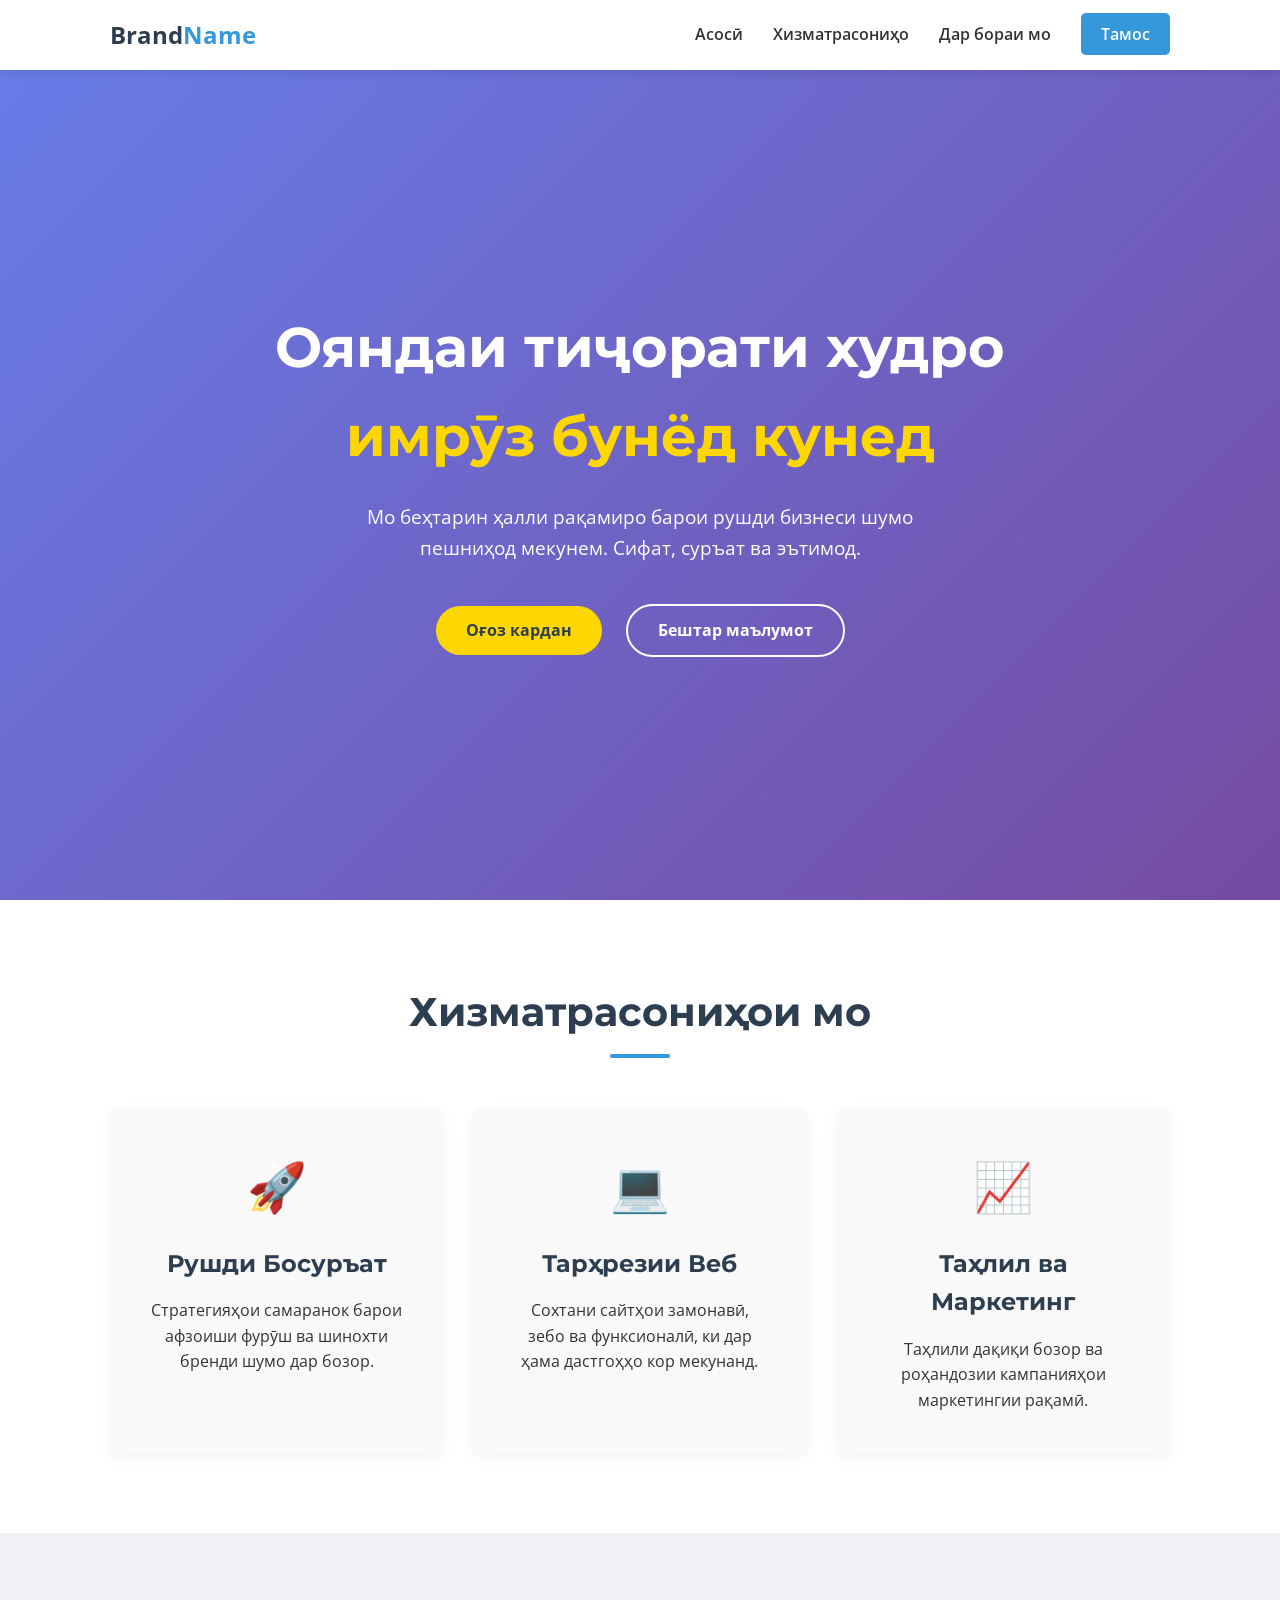
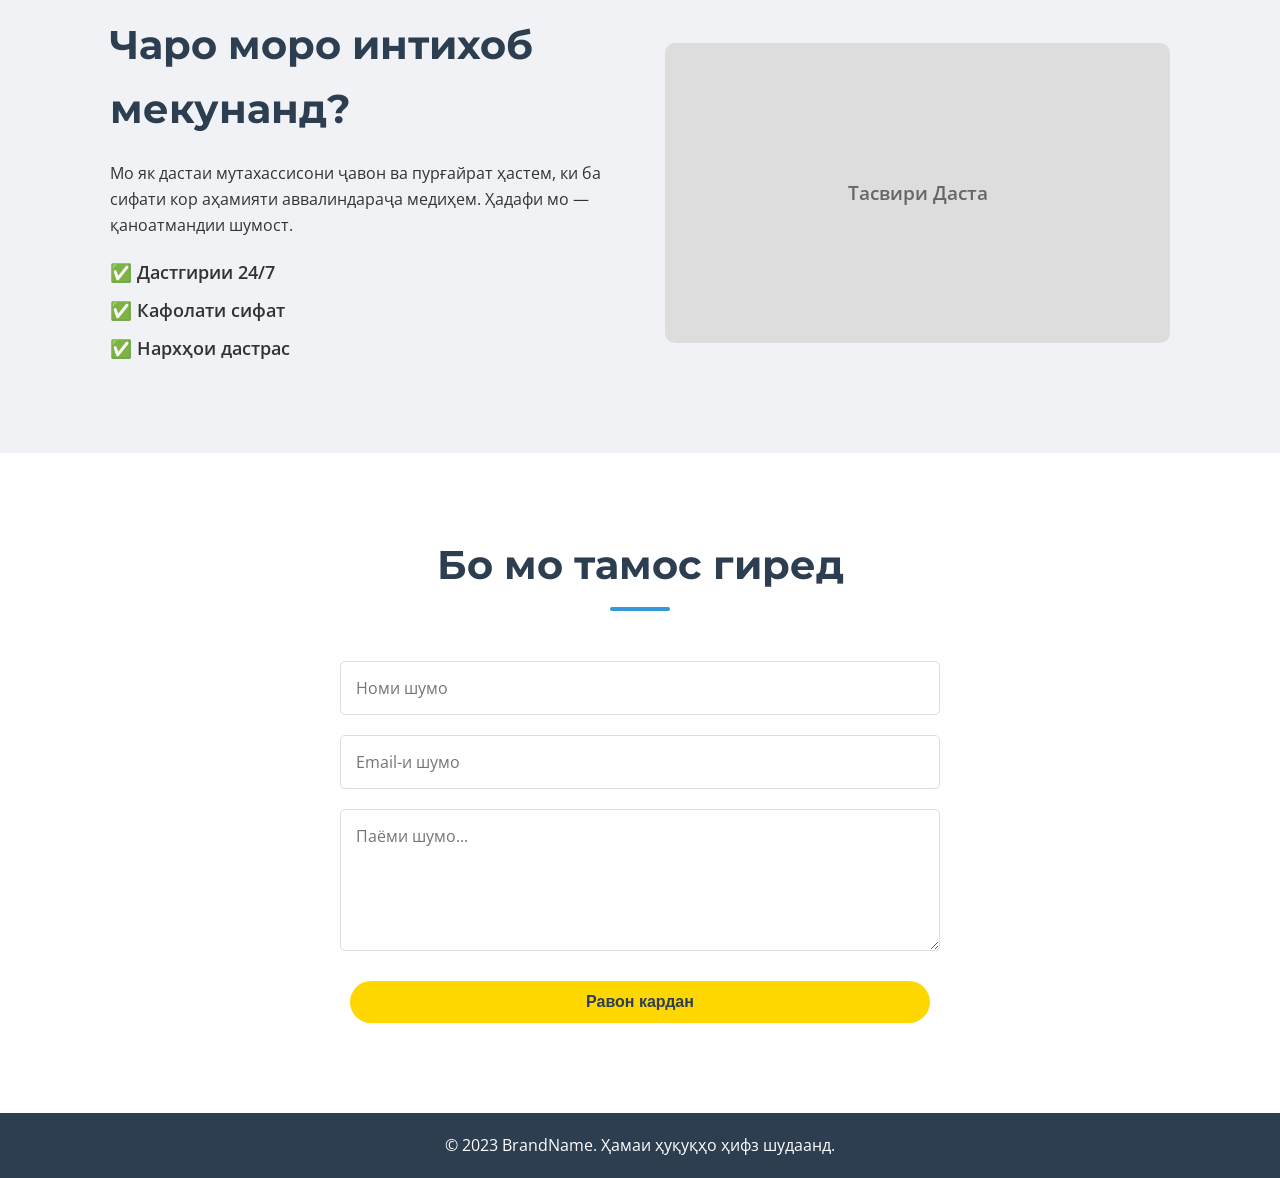
<file: index.html>
<!DOCTYPE html>
<html lang="tj">
<head>
    <meta charset="UTF-8">
    <meta name="viewport" content="width=device-width, initial-scale=1.0">
    <title>Вебсайти Профессионалӣ</title>
    <link rel="stylesheet" href="style.css">
    <!-- Пайваст кардани шрифтҳои Google -->
    <link href="https://fonts.googleapis.com/css2?family=Montserrat:wght@400;600;700&family=Open+Sans:wght@400;600&display=swap" rel="stylesheet">
</head>
<body>

    <!-- Навигатсия -->
    <nav class="navbar">
        <div class="container">
            <a href="#" class="logo">Brand<span>Name</span></a>
            <ul class="nav-links">
                <li><a href="#home">Асосӣ</a></li>
                <li><a href="#services">Хизматрасониҳо</a></li>
                <li><a href="#about">Дар бораи мо</a></li>
                <li><a href="#contact" class="btn-contact">Тамос</a></li>
            </ul>
            <div class="burger">
                <div class="line1"></div>
                <div class="line2"></div>
                <div class="line3"></div>
            </div>
        </div>
    </nav>

    <!-- Қисми Асосӣ (Hero Section) -->
    <section id="home" class="hero">
        <div class="hero-content">
            <h1>Ояндаи тиҷорати худро <br> <span>имрӯз бунёд кунед</span></h1>
            <p>Мо беҳтарин ҳалли рақамиро барои рушди бизнеси шумо пешниҳод мекунем. Сифат, суръат ва эътимод.</p>
            <a href="#contact" class="btn-primary">Оғоз кардан</a>
            <a href="#services" class="btn-secondary">Бештар маълумот</a>
        </div>
    </section>

    <!-- Хизматрасониҳо -->
    <section id="services" class="services">
        <div class="container">
            <h2 class="section-title">Хизматрасониҳои мо</h2>
            <div class="cards-grid">
                <div class="card">
                    <div class="icon">🚀</div>
                    <h3>Рушди Босуръат</h3>
                    <p>Стратегияҳои самаранок барои афзоиши фурӯш ва шинохти бренди шумо дар бозор.</p>
                </div>
                <div class="card">
                    <div class="icon">💻</div>
                    <h3>Тарҳрезии Веб</h3>
                    <p>Сохтани сайтҳои замонавӣ, зебо ва функсионалӣ, ки дар ҳама дастгоҳҳо кор мекунанд.</p>
                </div>
                <div class="card">
                    <div class="icon">📈</div>
                    <h3>Таҳлил ва Маркетинг</h3>
                    <p>Таҳлили дақиқи бозор ва роҳандозии кампанияҳои маркетингии рақамӣ.</p>
                </div>
            </div>
        </div>
    </section>

    <!-- Дар бораи мо -->
    <section id="about" class="about">
        <div class="container about-content">
            <div class="about-text">
                <h2>Чаро моро интихоб мекунанд?</h2>
                <p>Мо як дастаи мутахассисони ҷавон ва пурғайрат ҳастем, ки ба сифати кор аҳамияти аввалиндараҷа медиҳем. Ҳадафи мо — қаноатмандии шумост.</p>
                <ul class="features-list">
                    <li>✅ Дастгирии 24/7</li>
                    <li>✅ Кафолати сифат</li>
                    <li>✅ Нархҳои дастрас</li>
                </ul>
            </div>
            <div class="about-image">
                <!-- Тасвири рамзӣ -->
                <div class="placeholder-img">Тасвири Даста</div>
            </div>
        </div>
    </section>

    <!-- Тамос -->
    <section id="contact" class="contact">
        <div class="container">
            <h2 class="section-title">Бо мо тамос гиред</h2>
            <form class="contact-form">
                <input type="text" placeholder="Номи шумо" required>
                <input type="email" placeholder="Email-и шумо" required>
                <textarea rows="5" placeholder="Паёми шумо..." required></textarea>
                <button type="submit" class="btn-primary">Равон кардан</button>
            </form>
        </div>
    </section>

    <!-- Footer -->
    <footer>
        <div class="container">
            <p>&copy; 2023 BrandName. Ҳамаи ҳуқуқҳо ҳифз шудаанд.</p>
        </div>
    </footer>

    <script src="script.js"></script>
</body>
</html>
</file>
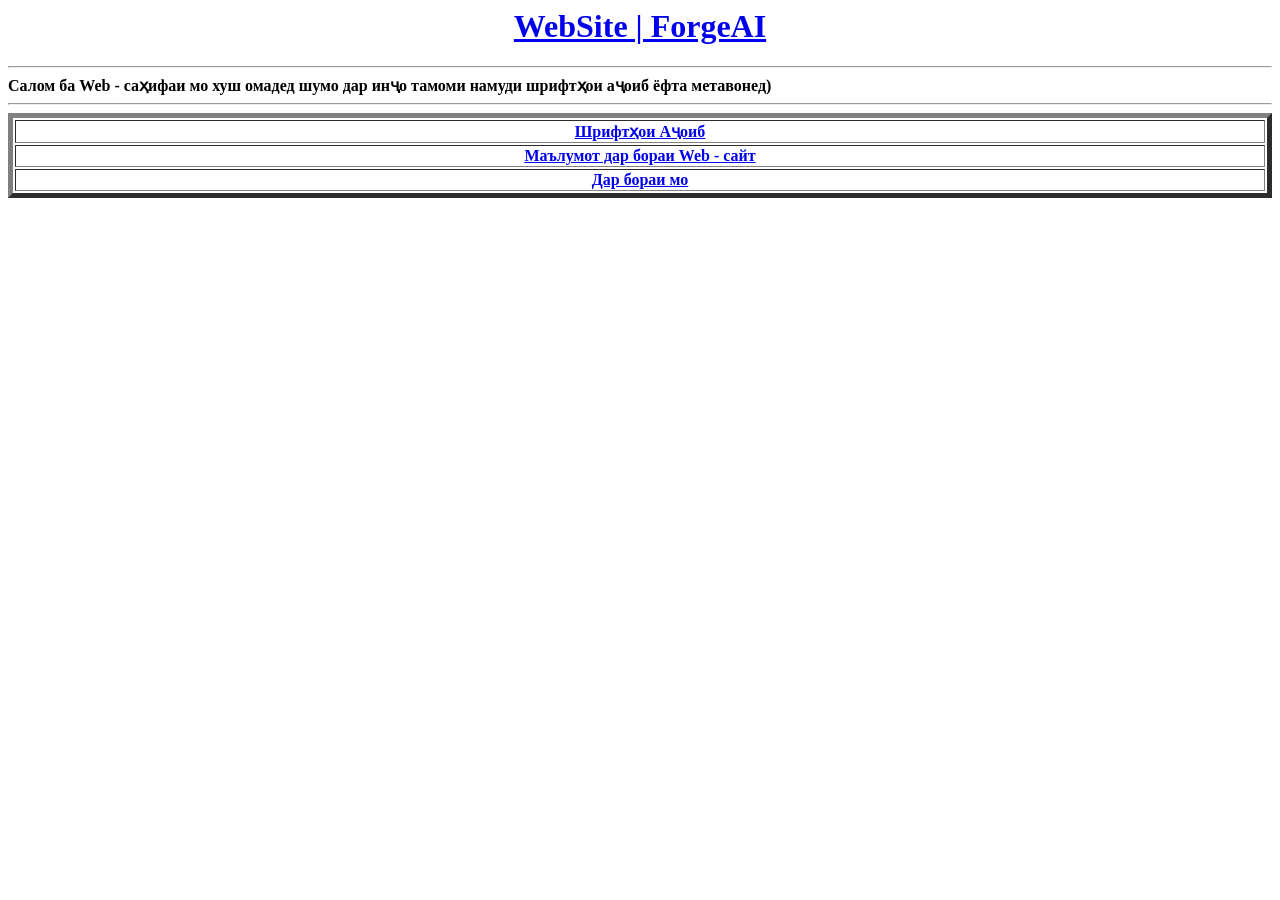
<file: website.html>
<! DOCTYPE html>
<html>
<head>
<title>DiLsHoD</title>
</head>
<body>
	<center><a href="https://t.me/ForgeAI_tj"><h1>WebSite | ForgeAI</a></center>
	<hr>
		<b>Салом ба Web - саҳифаи мо хуш омадед шумо дар инҷо тамоми намуди шрифтҳои аҷоиб ёфта метавонед)</b>
		<hr>
			<table border="5" width="100%">
		<thead>
			<tr>
				<th> <a href="shrift.html"><b>Шрифтҳои Аҷоиб</a></th>
				</tr>
				<tr>
					<th> <a href="helpme.html"><b>Маълумот дар бораи Web - сайт</a></th>
					</tr>
					<tr>
						<th> <a href="bio.html"><b>Дар бораи мо</a></th>
							</tr>
			</thead>
	</body>
	</html>
</file>
<file: style.css>
/* Танзимоти умумӣ */
* {
    margin: 0;
    padding: 0;
    box-sizing: border-box;
}

body {
    font-family: 'Open Sans', sans-serif;
    line-height: 1.6;
    color: #333;
    background-color: #f9f9f9;
}

h1, h2, h3 {
    font-family: 'Montserrat', sans-serif;
    color: #2c3e50;
}

.container {
    max-width: 1100px;
    margin: 0 auto;
    padding: 0 20px;
}

a {
    text-decoration: none;
    color: inherit;
}

ul {
    list-style: none;
}

/* Навигатсия */
.navbar {
    background: #fff;
    box-shadow: 0 2px 10px rgba(0,0,0,0.1);
    position: fixed;
    width: 100%;
    top: 0;
    z-index: 1000;
    height: 70px;
    display: flex;
    align-items: center;
}

.navbar .container {
    display: flex;
    justify-content: space-between;
    align-items: center;
    width: 100%;
}

.logo {
    font-size: 1.5rem;
    font-weight: 700;
    color: #2c3e50;
}

.logo span {
    color: #3498db;
}

.nav-links {
    display: flex;
    gap: 30px;
}

.nav-links a {
    font-weight: 600;
    transition: color 0.3s;
}

.nav-links a:hover {
    color: #3498db;
}

.btn-contact {
    background: #3498db;
    color: #fff !important;
    padding: 10px 20px;
    border-radius: 5px;
    transition: background 0.3s;
}

.btn-contact:hover {
    background: #2980b9;
}

.burger {
    display: none;
    cursor: pointer;
}

.burger div {
    width: 25px;
    height: 3px;
    background-color: #2c3e50;
    margin: 5px;
    transition: all 0.3s ease;
}

/* Қисми Асосӣ (Hero) */
.hero {
    height: 100vh;
    background: linear-gradient(135deg, #667eea 0%, #764ba2 100%);
    display: flex;
    align-items: center;
    justify-content: center;
    text-align: center;
    color: #fff;
    padding-top: 70px;
}

.hero-content h1 {
    font-size: 3.5rem;
    margin-bottom: 20px;
    color: #fff;
}

.hero-content h1 span {
    color: #ffd700;
}

.hero-content p {
    font-size: 1.2rem;
    margin-bottom: 30px;
    max-width: 600px;
    margin-left: auto;
    margin-right: auto;
}

.btn-primary {
    display: inline-block;
    background: #ffd700;
    color: #2c3e50;
    padding: 12px 30px;
    border-radius: 30px;
    font-weight: 700;
    margin: 10px;
    transition: transform 0.3s, box-shadow 0.3s;
    border: none;
    cursor: pointer;
    font-size: 1rem;
}

.btn-primary:hover {
    transform: translateY(-3px);
    box-shadow: 0 10px 20px rgba(0,0,0,0.2);
}

.btn-secondary {
    display: inline-block;
    border: 2px solid #fff;
    color: #fff;
    padding: 12px 30px;
    border-radius: 30px;
    font-weight: 700;
    margin: 10px;
    transition: background 0.3s, color 0.3s;
}

.btn-secondary:hover {
    background: #fff;
    color: #667eea;
}

/* Хизматрасониҳо */
.services {
    padding: 80px 0;
    background: #fff;
}

.section-title {
    text-align: center;
    font-size: 2.5rem;
    margin-bottom: 50px;
    position: relative;
}

.section-title::after {
    content: '';
    display: block;
    width: 60px;
    height: 4px;
    background: #3498db;
    margin: 10px auto 0;
    border-radius: 2px;
}

.cards-grid {
    display: grid;
    grid-template-columns: repeat(auto-fit, minmax(300px, 1fr));
    gap: 30px;
}

.card {
    background: #f9f9f9;
    padding: 40px;
    border-radius: 10px;
    text-align: center;
    transition: transform 0.3s, box-shadow 0.3s;
    box-shadow: 0 5px 15px rgba(0,0,0,0.05);
}

.card:hover {
    transform: translateY(-10px);
    box-shadow: 0 15px 30px rgba(0,0,0,0.1);
}

.icon {
    font-size: 3rem;
    margin-bottom: 20px;
}

.card h3 {
    margin-bottom: 15px;
    font-size: 1.5rem;
}

/* Дар бораи мо */
.about {
    padding: 80px 0;
    background: #f0f2f5;
}

.about-content {
    display: flex;
    align-items: center;
    gap: 50px;
}

.about-text {
    flex: 1;
}

.about-text h2 {
    font-size: 2.5rem;
    margin-bottom: 20px;
}

.features-list {
    margin-top: 20px;
}

.features-list li {
    font-size: 1.1rem;
    margin-bottom: 10px;
    font-weight: 600;
}

.about-image {
    flex: 1;
}

.placeholder-img {
    width: 100%;
    height: 300px;
    background: #ddd;
    display: flex;
    align-items: center;
    justify-content: center;
    border-radius: 10px;
    color: #666;
    font-weight: 600;
    font-size: 1.2rem;
}

/* Тамос */
.contact {
    padding: 80px 0;
    background: #fff;
}

.contact-form {
    max-width: 600px;
    margin: 0 auto;
    display: flex;
    flex-direction: column;
    gap: 20px;
}

.contact-form input,
.contact-form textarea {
    padding: 15px;
    border: 1px solid #ddd;
    border-radius: 5px;
    font-family: inherit;
    font-size: 1rem;
    outline: none;
    transition: border-color 0.3s;
}

.contact-form input:focus,
.contact-form textarea:focus {
    border-color: #3498db;
}

/* Footer */
footer {
    background: #2c3e50;
    color: #fff;
    text-align: center;
    padding: 20px 0;
}

/* Responsive Design */
@media screen and (max-width: 768px) {
    body {
        overflow-x: hidden;
    }

    .nav-links {
        position: absolute;
        right: 0px;
        height: 92vh;
        top: 8vh;
        background-color: #fff;
        display: flex;
        flex-direction: column;
        align-items: center;
        width: 50%;
        transform: translateX(100%);
        transition: transform 0.5s ease-in;
        box-shadow: -2px 0 5px rgba(0,0,0,0.1);
        justify-content: center;
    }

    .nav-links li {
        opacity: 0;
    }

    .burger {
        display: block;
    }

    .nav-active {
        transform: translateX(0%);
    }

    @keyframes navLinkFade {
        from {
            opacity: 0;
            transform: translateX(50px);
        }
        to {
            opacity: 1;
            transform: translateX(0px);
        }
    }

    .hero-content h1 {
        font-size: 2.5rem;
    }

    .about-content {
        flex-direction: column;
    }
    
    .toggle .line1 {
        transform: rotate(-45deg) translate(-5px, 6px);
    }
    .toggle .line2 {
        opacity: 0;
    }
    .toggle .line3 {
        transform: rotate(45deg) translate(-5px, -6px);
    }
}
</file>
